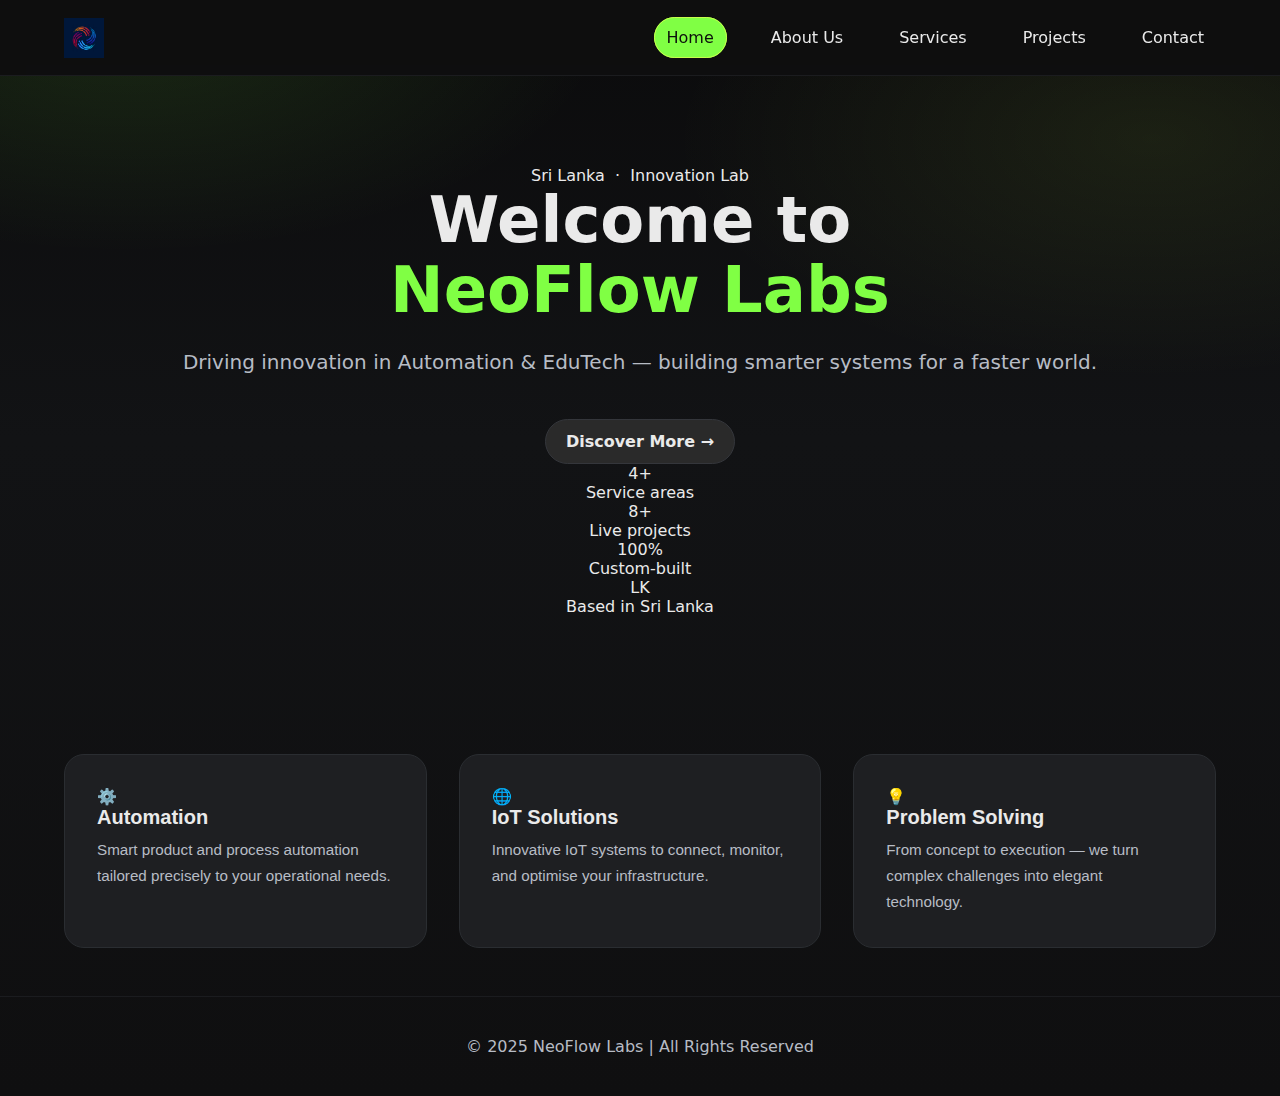
<file: index.html>
<!DOCTYPE html>
<html lang="en">
<head>
  <meta charset="UTF-8">
  <meta name="viewport" content="width=device-width, initial-scale=1.0">
  <title>NeoFlow Labs — Home</title>
  <link rel="stylesheet" href="style.css">
</head>
<body> 

<header>
  <nav>
    <div class="logo"><img src="logo.png" alt="NeoFlow Labs Logo"></div>
    <ul class="nav-links">
      <li><a href="index.html" class="active">Home</a></li>
      <li><a href="about.html">About Us</a></li>
      <li><a href="services.html">Services</a></li>
      <li><a href="projects.html">Projects</a></li>
      <li><a href="contact.html">Contact</a></li>
    </ul>
    <div class="hamburger" aria-label="Open menu" role="button" tabindex="0">
      <span></span><span></span><span></span>
    </div>
  </nav>
  <div class="mobile-menu">
    <a href="index.html" class="active">Home</a>
    <a href="about.html">About Us</a>
    <a href="services.html">Services</a>
    <a href="projects.html">Projects</a>
    <a href="contact.html">Contact</a>
  </div>
</header>

<section class="hero">
  <div class="hero-content fade-in">
    <span class="hero-eyebrow">Sri Lanka &nbsp;·&nbsp; Innovation Lab</span>
    <h1>Welcome to<br><span>NeoFlow Labs</span></h1>
    <p>Driving innovation in Automation &amp; EduTech — building smarter systems for a faster world.</p>
    <a href="about.html" class="cta-btn">Discover More &rarr;</a>
    <div class="hero-stats">
      <div class="hero-stat"><div class="num">4+</div><div class="lbl">Service areas</div></div>
      <div class="hero-stat"><div class="num">8+</div><div class="lbl">Live projects</div></div>
      <div class="hero-stat"><div class="num">100%</div><div class="lbl">Custom-built</div></div>
      <div class="hero-stat"><div class="num">LK</div><div class="lbl">Based in Sri Lanka</div></div>
    </div>
  </div>
</section>

<section class="features slide-up">
  <div class="card">
    <div class="card-icon">⚙️</div>
    <h2>Automation</h2>
    <p>Smart product and process automation tailored precisely to your operational needs.</p>
  </div>
  <div class="card">
    <div class="card-icon">🌐</div>
    <h2>IoT Solutions</h2>
    <p>Innovative IoT systems to connect, monitor, and optimise your infrastructure.</p>
  </div>
  <div class="card">
    <div class="card-icon">💡</div>
    <h2>Problem Solving</h2>
    <p>From concept to execution — we turn complex challenges into elegant technology.</p>
  </div>
</section>

<footer>
  <p>© 2025 NeoFlow Labs | All Rights Reserved</p>
</footer>

<script src="script.js"></script>
</body>
</html>
</file>
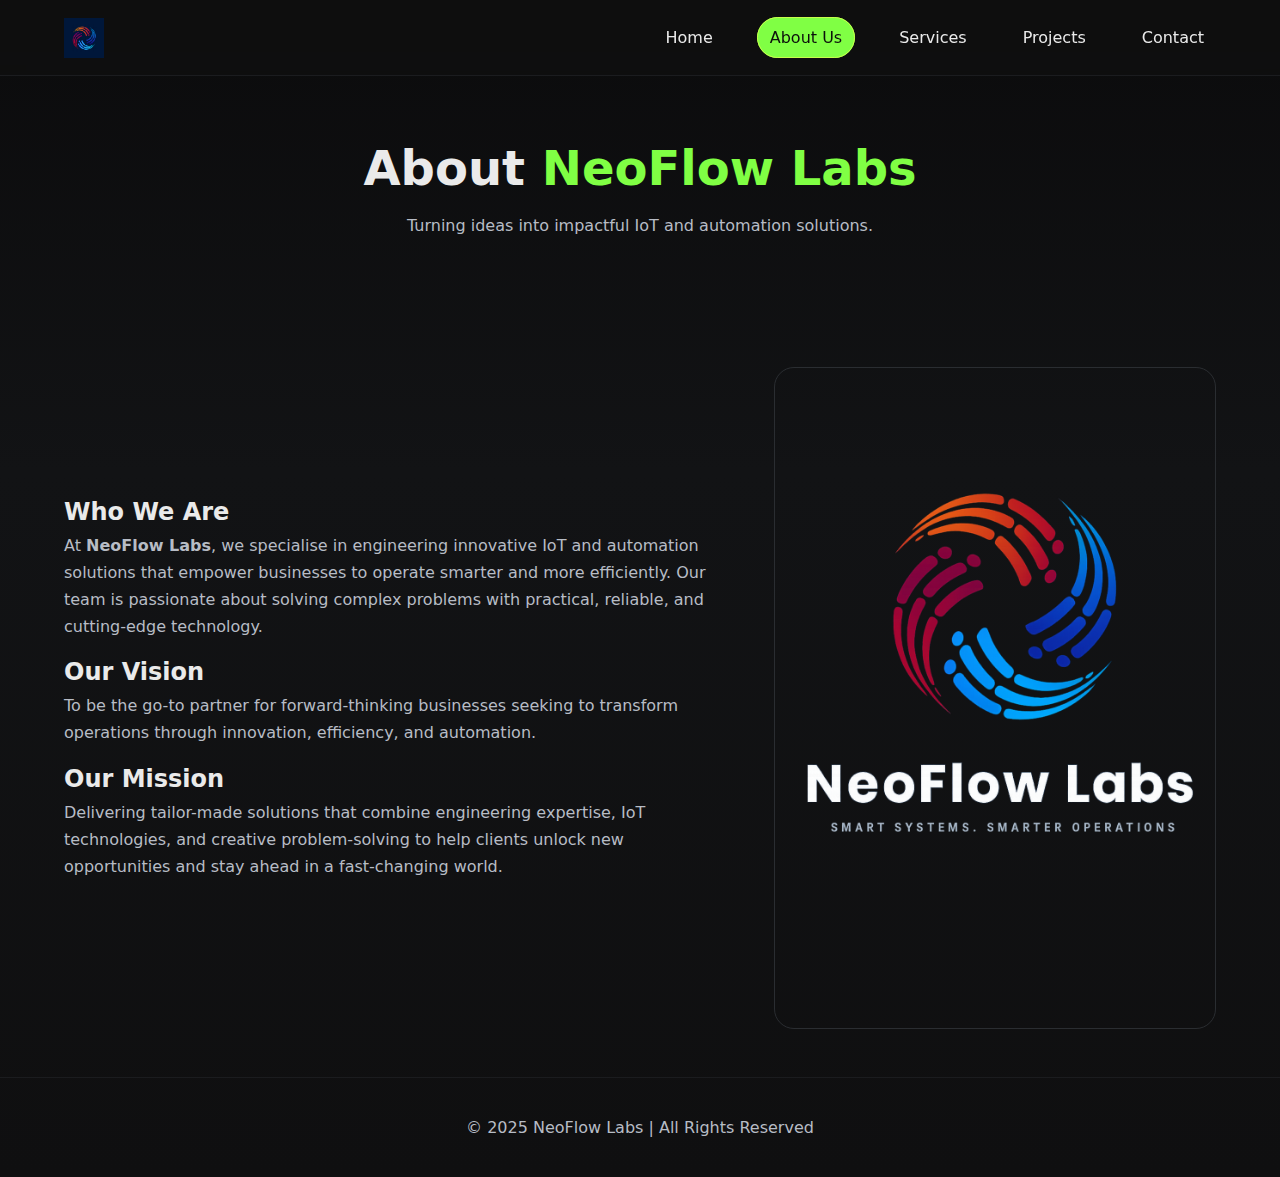
<file: about.html>
<!DOCTYPE html>
<html lang="en">
<head>
  <meta charset="UTF-8">
  <meta name="viewport" content="width=device-width, initial-scale=1.0">
  <title>About Us — NeoFlow Labs</title>
  <link rel="stylesheet" href="style.css">
</head>
<body>
 
<header>
  <nav>
    <div class="logo"><img src="logo.png" alt="NeoFlow Labs Logo"></div>
    <ul class="nav-links">
      <li><a href="index.html">Home</a></li>
      <li><a href="about.html" class="active">About Us</a></li>
      <li><a href="services.html">Services</a></li>
      <li><a href="projects.html">Projects</a></li>
      <li><a href="contact.html">Contact</a></li>
    </ul>
    <div class="hamburger" aria-label="Open menu" role="button" tabindex="0">
      <span></span><span></span><span></span>
    </div>
  </nav>
  <div class="mobile-menu">
    <a href="index.html">Home</a>
    <a href="about.html" class="active">About Us</a>
    <a href="services.html">Services</a>
    <a href="projects.html">Projects</a>
    <a href="contact.html">Contact</a>
  </div>
</header>

<section class="page-header fade-in">
  <h1>About <span class="highlight">NeoFlow Labs</span></h1>
  <p>Turning ideas into impactful IoT and automation solutions.</p>
</section>

<section class="about-content slide-up">
  <div class="about-container">
    <div class="about-text">

      <h2>Who We Are</h2>
      <p>At <strong>NeoFlow Labs</strong>, we specialise in engineering innovative IoT and automation solutions that empower businesses to operate smarter and more efficiently. Our team is passionate about solving complex problems with practical, reliable, and cutting-edge technology.</p>

      <h2>Our Vision</h2>
      <p>To be the go-to partner for forward-thinking businesses seeking to transform operations through innovation, efficiency, and automation.</p>

      <h2>Our Mission</h2>
      <p>Delivering tailor-made solutions that combine engineering expertise, IoT technologies, and creative problem-solving to help clients unlock new opportunities and stay ahead in a fast-changing world.</p>

    </div>
    <div class="about-image">
      <img src="header.png" alt="NeoFlow Labs Innovation">
    </div>
  </div>
</section>

<footer>
  <p>© 2025 NeoFlow Labs | All Rights Reserved</p>
</footer>

<script src="script.js"></script>
</body>
</html>
</file>
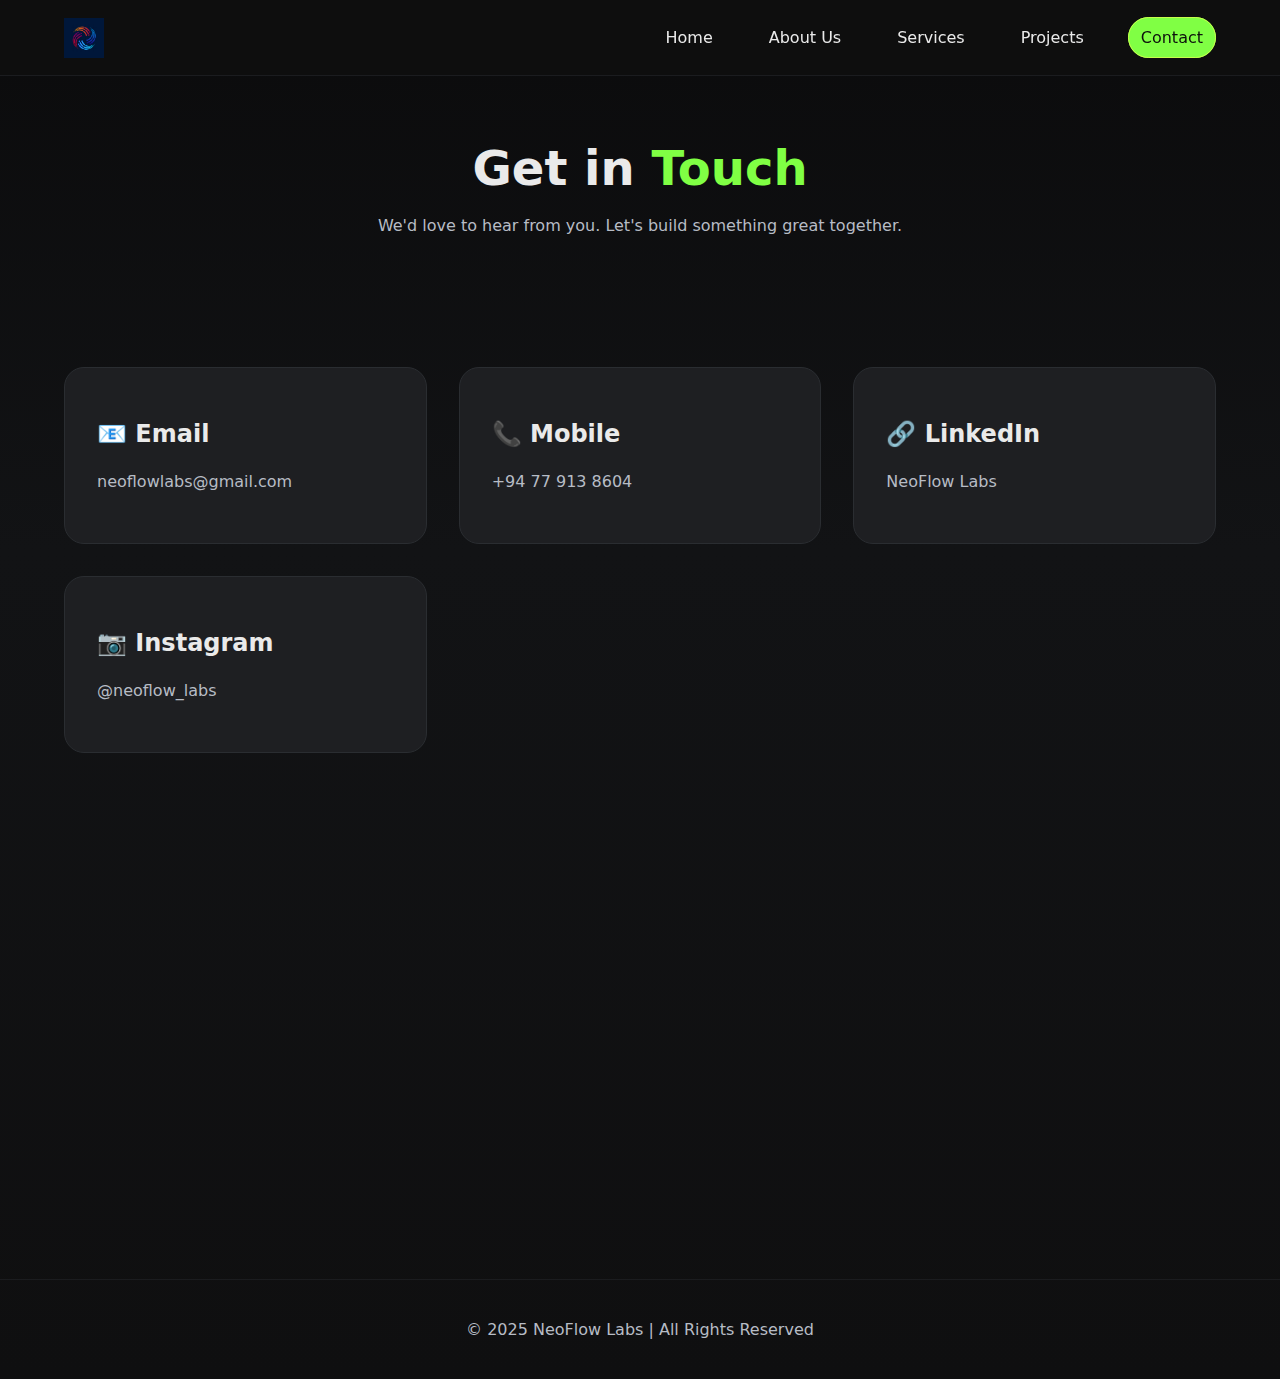
<file: contact.html>
<!DOCTYPE html>
<html lang="en">
<head>
  <meta charset="UTF-8">
  <meta name="viewport" content="width=device-width, initial-scale=1.0">
  <title>Contact — NeoFlow Labs</title>
  <link rel="stylesheet" href="style.css">
</head>
<body>

<header>
  <nav>
    <div class="logo"><img src="logo.png" alt="NeoFlow Labs Logo"></div>
    <ul class="nav-links">
      <li><a href="index.html">Home</a></li>
      <li><a href="about.html">About Us</a></li>
      <li><a href="services.html">Services</a></li>
      <li><a href="projects.html">Projects</a></li>
      <li><a href="contact.html" class="active">Contact</a></li>
    </ul>
    <div class="hamburger" aria-label="Open menu" role="button" tabindex="0">
      <span></span><span></span><span></span>
    </div>
  </nav>
  <div class="mobile-menu">
    <a href="index.html">Home</a>
    <a href="about.html">About Us</a>
    <a href="services.html">Services</a>
    <a href="projects.html">Projects</a>
    <a href="contact.html" class="active">Contact</a>
  </div>
</header>

<section class="page-header fade-in">
  <h1>Get in <span class="highlight">Touch</span></h1>
  <p>We'd love to hear from you. Let's build something great together.</p>
</section>

<section class="contact-info slide-up">
  <div class="contact-card">
    <h2>📧 Email</h2>
    <p><a href="mailto:neoflowlabs@gmail.com">neoflowlabs@gmail.com</a></p>
  </div>
  <div class="contact-card">
    <h2>📞 Mobile</h2>
    <p><a href="tel:+94779138604">+94 77 913 8604</a></p>
  </div>
  <div class="contact-card">
    <h2>🔗 LinkedIn</h2>
    <p><a href="https://www.linkedin.com/company/neoflow-labs" target="_blank" rel="noopener">NeoFlow Labs</a></p>
  </div>
  <div class="contact-card">
    <h2>📷 Instagram</h2>
    <p><a href="https://www.instagram.com/neoflow_labs/" target="_blank" rel="noopener">@neoflow_labs</a></p>
  </div>
</section>

<section class="contact-form slide-up">
  <h2>Send Us a Quick Message</h2>
  <form id="contact-form" action="https://formspree.io/f/manpwyng" method="POST">
    <input type="text"  name="name"    placeholder="Your Name"       required>
    <input type="email" name="email"   placeholder="Your Email"      required>
    <textarea           name="message" rows="5" placeholder="Your Message..." required></textarea>
    <button type="submit" class="cta-btn">Send Message</button>
  </form>
  <div id="form-status"></div>
</section>

<footer>
  <p>© 2025 NeoFlow Labs | All Rights Reserved</p>
</footer>

<script src="script.js"></script>
</body>
</html>
</file>
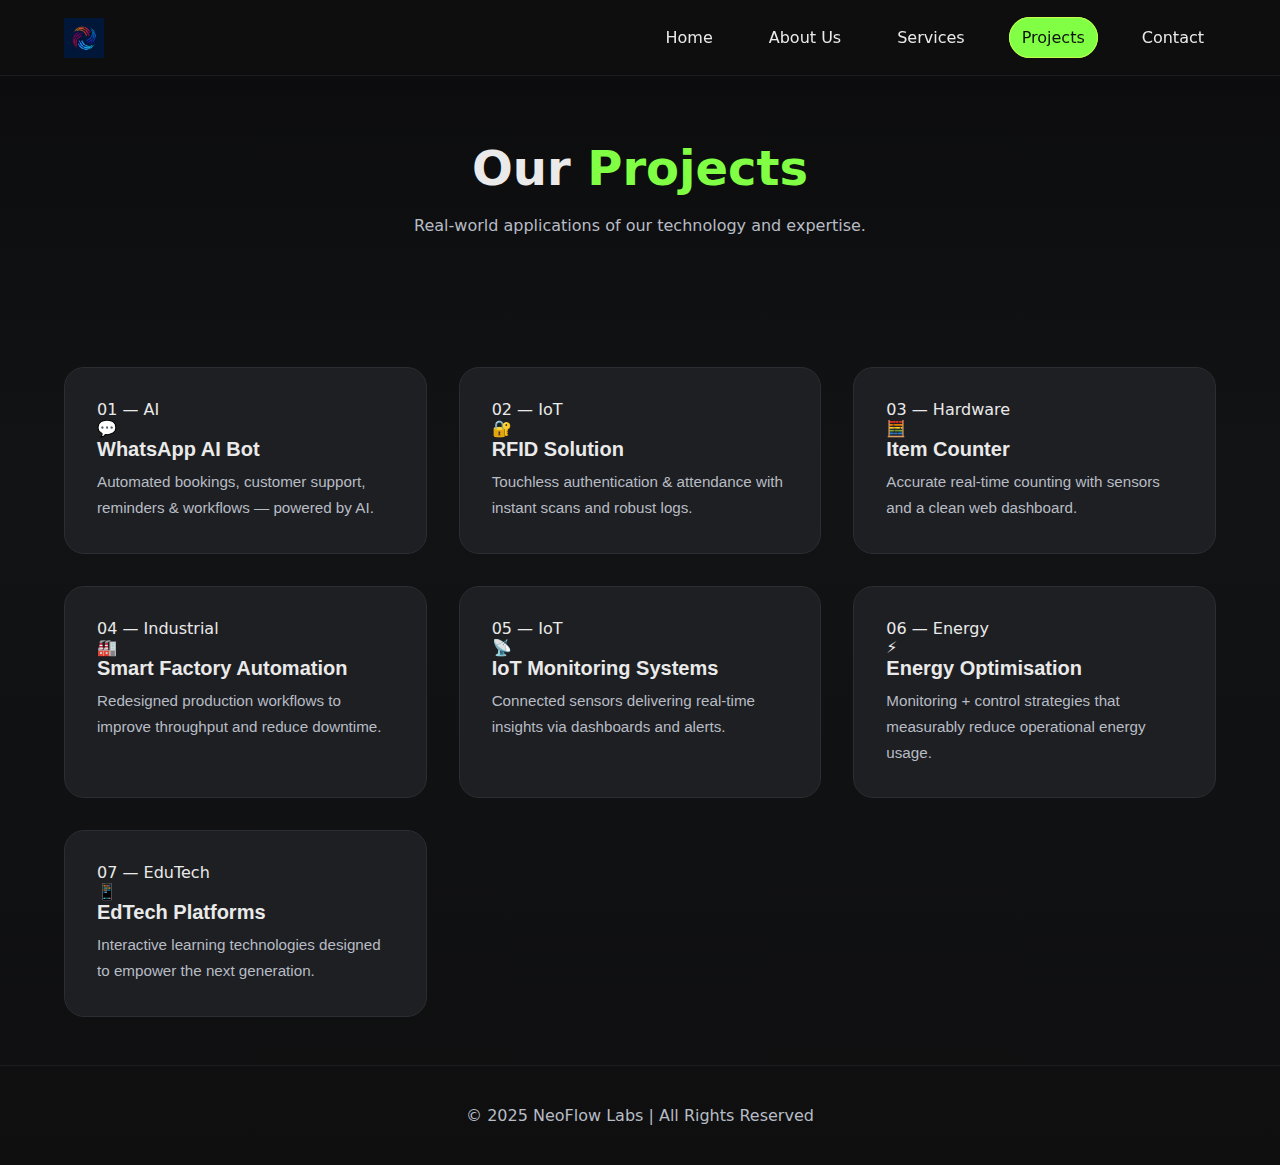
<file: projects.html>
<!DOCTYPE html>
<html lang="en">
<head>
  <meta charset="UTF-8">
  <meta name="viewport" content="width=device-width, initial-scale=1.0">
  <title>Projects — NeoFlow Labs</title>
  <link rel="stylesheet" href="style.css">
</head>
<body>

<header> 
  <nav>
    <div class="logo"><img src="logo.png" alt="NeoFlow Labs Logo"></div>
    <ul class="nav-links">
      <li><a href="index.html">Home</a></li>
      <li><a href="about.html">About Us</a></li>
      <li><a href="services.html">Services</a></li>
      <li><a href="projects.html" class="active">Projects</a></li>
      <li><a href="contact.html">Contact</a></li>
    </ul>
    <div class="hamburger" aria-label="Open menu" role="button" tabindex="0">
      <span></span><span></span><span></span>
    </div>
  </nav>
  <div class="mobile-menu">
    <a href="index.html">Home</a>
    <a href="about.html">About Us</a>
    <a href="services.html">Services</a>
    <a href="projects.html" class="active">Projects</a>
    <a href="contact.html">Contact</a>
  </div>
</header>

<section class="page-header fade-in">
  <h1>Our <span class="highlight">Projects</span></h1>
  <p>Real-world applications of our technology and expertise.</p>
</section>

<section class="features grid-4 slide-up">

  <!-- Clickable / detail projects -->
  <a class="card" href="whatsapp-bot.html">
    <div class="card-num">01 — AI</div>
    <div class="card-icon">💬</div>
    <h2>WhatsApp AI Bot</h2>
    <p>Automated bookings, customer support, reminders &amp; workflows — powered by AI.</p>
  </a>

  <a class="card" href="rfid.html">
    <div class="card-num">02 — IoT</div>
    <div class="card-icon">🔐</div>
    <h2>RFID Solution</h2>
    <p>Touchless authentication &amp; attendance with instant scans and robust logs.</p>
  </a>

  <a class="card" href="item-counter.html">
    <div class="card-num">03 — Hardware</div>
    <div class="card-icon">🧮</div>
    <h2>Item Counter</h2>
    <p>Accurate real-time counting with sensors and a clean web dashboard.</p>
  </a>

  <!-- Static showcase projects -->
  <div class="card">
    <div class="card-num">04 — Industrial</div>
    <div class="card-icon">🏭</div>
    <h2>Smart Factory Automation</h2>
    <p>Redesigned production workflows to improve throughput and reduce downtime.</p>
  </div>

  <div class="card">
    <div class="card-num">05 — IoT</div>
    <div class="card-icon">📡</div>
    <h2>IoT Monitoring Systems</h2>
    <p>Connected sensors delivering real-time insights via dashboards and alerts.</p>
  </div>

  <div class="card">
    <div class="card-num">06 — Energy</div>
    <div class="card-icon">⚡</div>
    <h2>Energy Optimisation</h2>
    <p>Monitoring + control strategies that measurably reduce operational energy usage.</p>
  </div>

  <div class="card">
    <div class="card-num">07 — EduTech</div>
    <div class="card-icon">📱</div>
    <h2>EdTech Platforms</h2>
    <p>Interactive learning technologies designed to empower the next generation.</p>
  </div>

</section>

<footer>
  <p>© 2025 NeoFlow Labs | All Rights Reserved</p>
</footer>

<script src="script.js"></script>
</body>
</html>
</file>
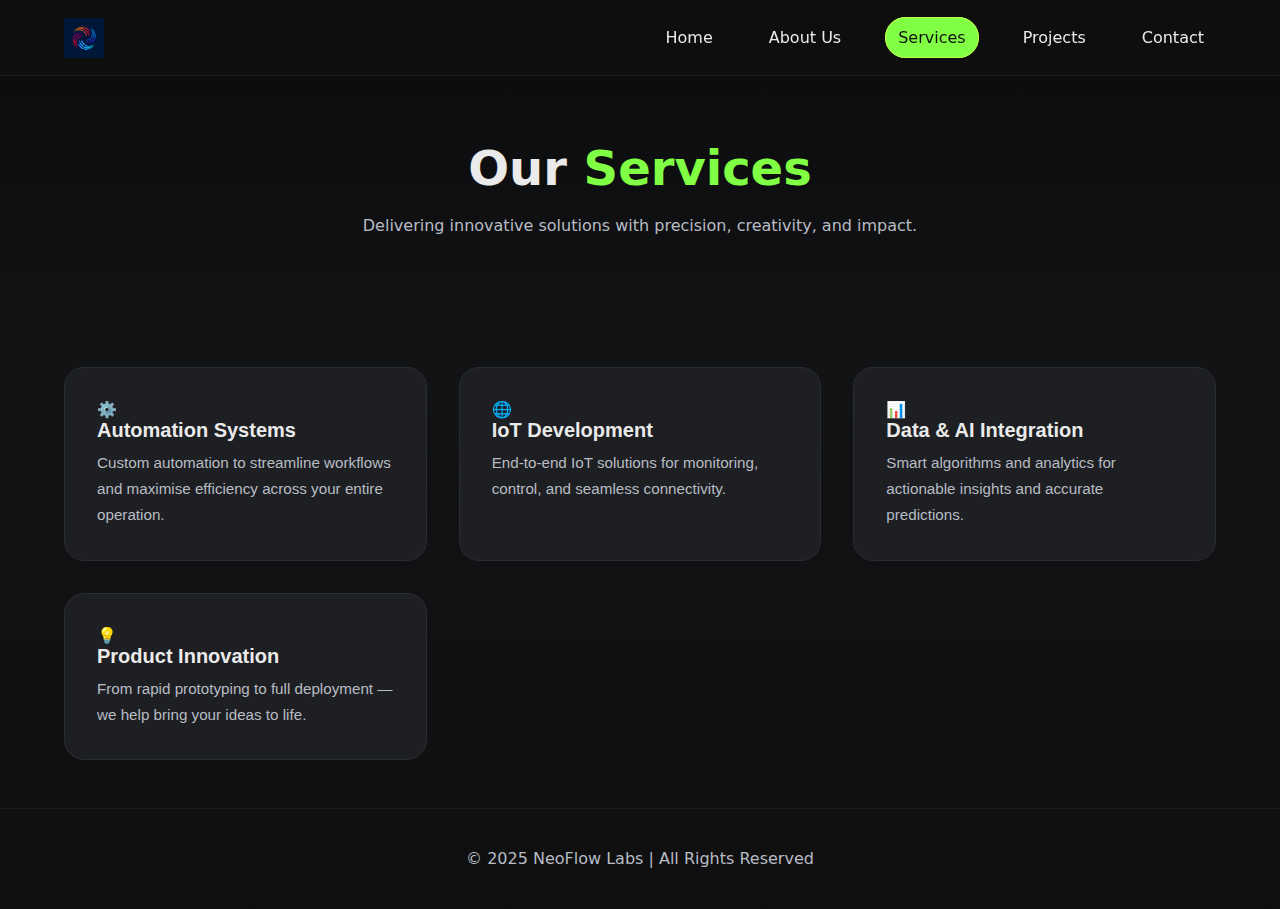
<file: services.html>
<!DOCTYPE html>
<html lang="en">
<head>
  <meta charset="UTF-8">
  <meta name="viewport" content="width=device-width, initial-scale=1.0">
  <title>Services — NeoFlow Labs</title>
  <link rel="stylesheet" href="style.css">
</head>
<body>

<header>
  <nav>
    <div class="logo"><img src="logo.png" alt="NeoFlow Labs Logo"></div>
    <ul class="nav-links">
      <li><a href="index.html">Home</a></li>
      <li><a href="about.html">About Us</a></li>
      <li><a href="services.html" class="active">Services</a></li>
      <li><a href="projects.html">Projects</a></li>
      <li><a href="contact.html">Contact</a></li>
    </ul>
    <div class="hamburger" aria-label="Open menu" role="button" tabindex="0">
      <span></span><span></span><span></span>
    </div>
  </nav>
  <div class="mobile-menu">
    <a href="index.html">Home</a>
    <a href="about.html">About Us</a>
    <a href="services.html" class="active">Services</a>
    <a href="projects.html">Projects</a>
    <a href="contact.html">Contact</a>
  </div>
</header>

<section class="page-header fade-in">
  <h1>Our <span class="highlight">Services</span></h1>
  <p>Delivering innovative solutions with precision, creativity, and impact.</p>
</section>

<section class="features grid-4 slide-up">
  <div class="card">
    <div class="card-icon">⚙️</div>
    <h2>Automation Systems</h2>
    <p>Custom automation to streamline workflows and maximise efficiency across your entire operation.</p>
  </div>
  <div class="card">
    <div class="card-icon">🌐</div>
    <h2>IoT Development</h2>
    <p>End-to-end IoT solutions for monitoring, control, and seamless connectivity.</p>
  </div>
  <div class="card">
    <div class="card-icon">📊</div>
    <h2>Data &amp; AI Integration</h2>
    <p>Smart algorithms and analytics for actionable insights and accurate predictions.</p>
  </div>
  <div class="card">
    <div class="card-icon">💡</div>
    <h2>Product Innovation</h2>
    <p>From rapid prototyping to full deployment — we help bring your ideas to life.</p>
  </div>
</section>

<footer>
  <p>© 2025 NeoFlow Labs | All Rights Reserved</p>
</footer>

<script src="script.js"></script>
</body>
</html>
</file>
<file: style.css>
:root{ --bg:#0f0f10; --card:#1e1f22; --text:#eaeaea; --muted:#b7bcc5; --brand:#80FF44; --brand-2:#C6FF4B; --max:1200px; --rad:20px; --space-1:8px; --space-2:16px; --space-3:24px; --space-4:32px; --space-5:48px; --space-6:64px; } /* Prevent any horizontal scrolling (avoid 100vw issues) */ html, body { overflow-x: hidden; max-width: 100%; } /* Safety guards for media in case an asset is wider than its container */ video, iframe, img { max-width: 100%; height: auto; display: block; } *{box-sizing:border-box} html{scroll-behavior:smooth} body{ margin:0; font-family: Inter, system-ui, -apple-system, Segoe UI, Roboto, Ubuntu, Cantarell,"Helvetica Neue",Arial,sans-serif; color:var(--text); background:linear-gradient(180deg,#0b0b0c, #121315 40%, #0f0f10); } img{max-width:100%;display:block} a{color:inherit;text-decoration:none} p{line-height:1.7;color:var(--muted)} /* ----- Header / Nav ----- */ header{ position:sticky;top:0;z-index:50; background:rgba(15,15,16,.7); backdrop-filter:blur(10px); border-bottom:1px solid #1b1c1f } nav{ max-width:var(--max); margin:auto; display:flex; align-items:center; gap:var(--space-4); padding:12px var(--space-3); } .logo img{height:40px; width:auto;} .nav-links{ list-style:none; display:flex; gap:var(--space-4); margin-left:auto; align-items:center; } .nav-links a{ padding:10px 12px; border-radius:999px; font-weight:500; transition:opacity .25s, transform .2s, background .25s, color .25s, border-color .25s; } .nav-links a:hover{opacity:.8; transform:translateY(-1px)} .nav-links a.active{ background:var(--brand); color:#0c100c; border:1px solid var(--brand-2); } /* Hamburger + Mobile menu */ .hamburger{display:none; flex-direction:column; gap:4px; margin-left:auto; cursor:pointer} .hamburger span{width:24px; height:2px; background:#fff; border-radius:2px} /* Off-canvas mobile menu (fixed + above header + scrollable) */ .mobile-menu{ position:fixed; inset:0; z-index:1000; background:#0f0f10; transform:translateX(100%); transition:transform .3s ease; padding:24px; display:flex; flex-direction:column; gap:16px; height:100dvh; /* full dynamic viewport height */ overflow-y:auto; /* scroll all items */ -webkit-overflow-scrolling:touch; } .mobile-menu.open{transform:none} .mobile-menu a{ padding:12px 8px; border-bottom:1px solid #1b1c1f; border-radius:8px; transition:background .25s, color .25s, border-color .25s; } .mobile-menu a:hover{background:#1c1d20} .mobile-menu a:active{ background:var(--brand); color:#0c100c; } .mobile-menu a.active{ background:var(--brand); color:#0c100c; border:1px solid var(--brand-2); } /* ----- Hero ----- */ .hero{ position:relative; min-height:70vh; display:grid; place-items:center; padding:var(--space-6) var(--space-3); background: radial-gradient(800px 400px at 10% -10%, rgba(128,255,68,.12), transparent 60%), radial-gradient(800px 400px at 90% 10%, rgba(198,255,75,.08), transparent 60%); } .hero-content{ max-width:var(--max); width:100%; margin:auto; text-align:center; } .hero h1{ font-size:clamp(32px,6vw,64px); line-height:1.1; margin:0 0 12px; } .hero h1 span{color:var(--brand)} .hero p{font-size:clamp(16px,2.2vw,20px)} /* ----- Buttons (global) ----- */ .cta-btn, button { display:inline-block; margin-top:20px; padding:12px 20px; background:#2a2a2a; border:1px solid #34363b; border-radius:999px; font-weight:600; color:var(--text); cursor:pointer; transition:background .25s, color .25s, border-color .25s, box-shadow .2s; } .cta-btn:hover, button:hover { background:#34363b; } .cta-btn:active, button:active { background:var(--brand); border-color:var(--brand-2); color:#0c100c; } /* ----- Layout sections ----- */ .section{max-width:var(--max); margin:auto; padding:var(--space-6) var(--space-3)} /* Feature cards */ .features{ max-width:var(--max); margin:auto; padding:var(--space-5) var(--space-3); display:grid; grid-template-columns:repeat(3,1fr); gap:var(--space-4); } /* Make cards work for both <div> and <a> */ .card{ background:var(--card); border:1px solid #2a2d31; border-radius:var(--rad); padding:var(--space-4); transition:transform .25s, box-shadow .25s, border-color .25s, background .25s; } .card:hover{ transform:translateY(-4px); box-shadow:0 10px 30px rgba(0,0,0,.4); border-color:#3a3d42; } a.card{display:block; cursor:pointer} a.card:focus-visible{ outline:0; box-shadow:0 0 0 3px rgba(128,255,68,.18), 0 0 0 1px var(--brand); } /* Subtle brand-tinted hover only for clickable cards */ .features a.card:hover{ background: linear-gradient(0deg, rgba(128,255,68,.06), rgba(128,255,68,.06)), var(--card); } .card h2{margin:0 0 6px} .card p{margin:0} /* Page header */ .page-header{ text-align:center; padding:var(--space-6) var(--space-3); } .page-header h1{font-size:clamp(28px,5vw,48px); margin:0 0 10px} .page-header .highlight{color:var(--brand)} /* About layout */ .about-container{ max-width:var(--max); margin:auto; padding:var(--space-5) var(--space-3); display:grid; grid-template-columns:1.2fr .8fr; gap:var(--space-5); align-items:center; } .about-text h2{margin:0 0 6px} .about-text p{margin:0 0 18px} .about-image img{border-radius:var(--rad); border:1px solid #2a2d31} /* Contact cards */ .contact-info{ max-width:var(--max); margin:auto; padding:var(--space-5) var(--space-3); display:grid; grid-template-columns:repeat(3,1fr); gap:var(--space-4); } .contact-card{background:var(--card); border:1px solid #2a2d31; border-radius:var(--rad); padding:var(--space-4)} /* Footer */ footer{border-top:1px solid #1b1c1f; padding:20px; text-align:center; color:#999} /* ----- Animations ----- */ .fade-in{opacity:0; transform:translateY(10px); transition:all .6s ease-out} .fade-in.revealed{opacity:1; transform:none} .slide-up{opacity:0; transform:translateY(18px); transition:all .7s ease-out} .slide-up.revealed{opacity:1; transform:none} /* ----- Responsive ----- */ @media (max-width: 900px){ .features{grid-template-columns:1fr} .contact-info{grid-template-columns:1fr} .about-container{grid-template-columns:1fr; text-align:left} .nav-links{display:none} .hamburger{display:flex} } /* ----- Typography tweaks for cards ----- */ .card h2 { font-family: 'Inter', sans-serif; font-weight: 600; font-size: 1.25rem; margin-bottom: 8px; } .card p { font-family: 'Inter', sans-serif; font-weight: 400; font-size: 0.95rem; color: var(--muted); } /* ----- Contact form section ----- */ .contact-form { max-width: 600px; margin: 40px auto; background: var(--card); padding: 24px; border-radius: var(--rad); border: 1px solid #2a2d31; text-align: center; } .contact-form h2 { margin-bottom: 16px; } .contact-form input, .contact-form textarea { width: 100%; padding: 12px; margin-bottom: 12px; border: 1px solid #34363b; border-radius: 8px; background: #1c1d20; color: var(--text); } .contact-form input:focus, .contact-form textarea:focus { outline: none; border-color: var(--brand); } /* Status message after submit */ #form-status { margin-top: 16px; font-size: 0.95rem; color: var(--brand); font-weight: 500; display: none; } #form-status.error { color: #ff6b6b; } /* Contact form button — brand colours */ .contact-form .cta-btn { width: 100%; background: #1f2124; border: 1px solid #34363b; color: var(--text); border-radius: 999px; font-weight: 600; padding: 12px 20px; cursor: pointer; transition: background .25s, color .25s, border-color .25s, box-shadow .2s; } .contact-form .cta-btn:hover { background: #282c30; border-color: #3a3f45; } .contact-form .cta-btn:focus-visible { outline: 0; box-shadow: 0 0 0 3px rgba(128,255,68,.18), 0 0 0 1px var(--brand); } .contact-form .cta-btn:active { background: var(--brand); border-color: var(--brand-2); color: #0c100c; } .contact-form .cta-btn:disabled { opacity: .55; cursor: not-allowed; } /* ===== Project detail layout + responsive video ===== */ .project-detail{ max-width: var(--max); margin: auto; padding: var(--space-5) var(--space-3); display: grid; grid-template-columns: 1.2fr .8fr; gap: var(--space-5); align-items: start; } .project-text h2{ margin: 0 0 10px; } .project-text h3{ margin: 16px 0 8px; } .video-wrapper{ width: 100%; aspect-ratio: 16/9; background: #000; border-radius: var(--rad); border: 1px solid #2a2d31; overflow: hidden; } .video-wrapper video, .video-wrapper iframe{ width: 100%; height: 100%; display: block; } /* Stack on mobile */ @media (max-width: 900px){ .project-detail{ grid-template-columns: 1fr; gap: var(--space-4); } }
</file>
